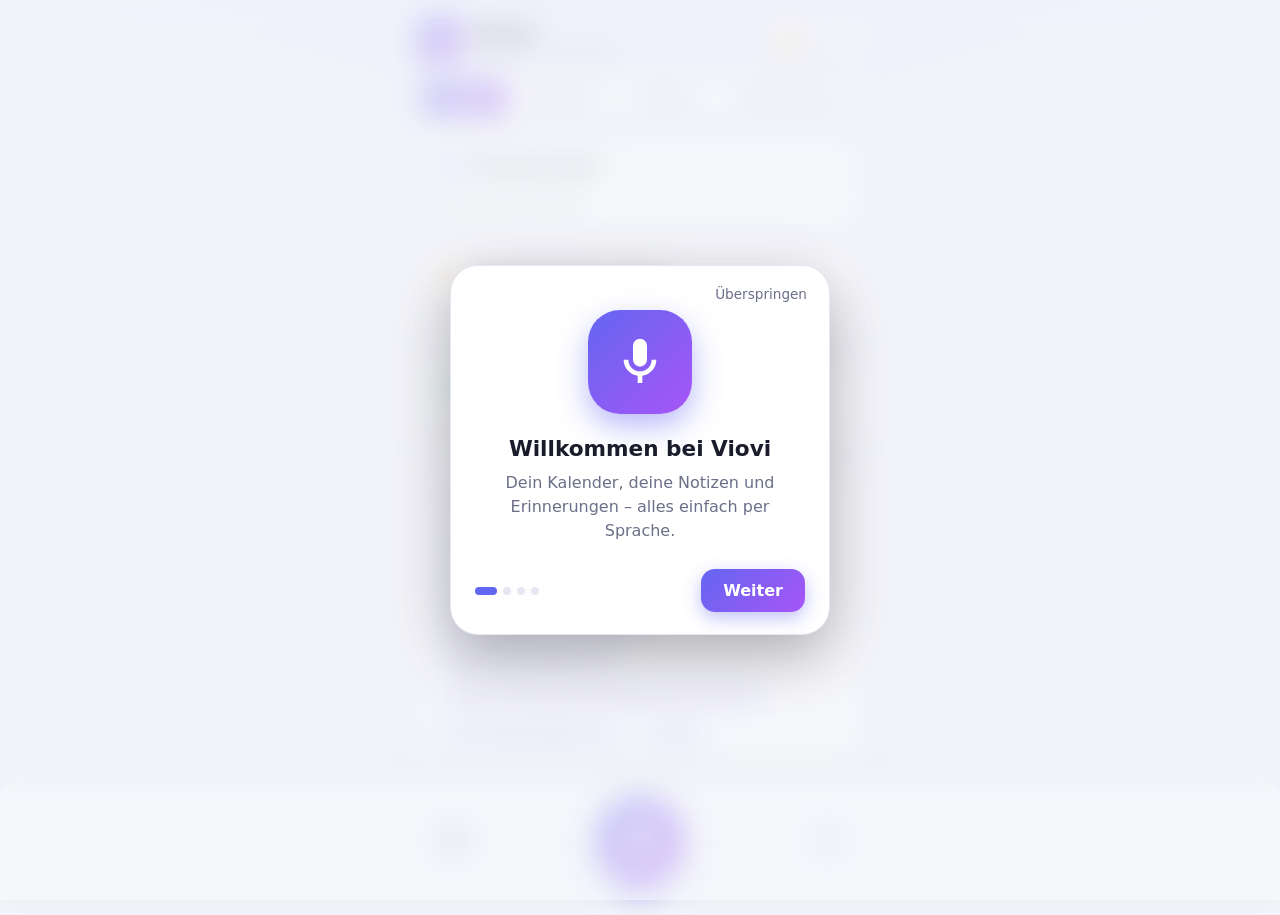
<file: index.html>
<!doctype html>
<html lang="de">
<head>
  <meta charset="utf-8">
  <meta name="viewport" content="width=device-width, initial-scale=1, viewport-fit=cover">
  <title>Viovi – Sprachassistent</title>
  <meta name="theme-color" content="#f3f4fa" media="(prefers-color-scheme: light)">
  <meta name="theme-color" content="#0e0f16" media="(prefers-color-scheme: dark)">
  <link rel="manifest" href="manifest.webmanifest">
  <link rel="icon" href="icon-192.png">
  <link rel="apple-touch-icon" href="apple-touch-icon.png">
  <meta name="apple-mobile-web-app-capable" content="yes">
  <meta name="mobile-web-app-capable" content="yes">
  <meta name="apple-mobile-web-app-title" content="Viovi">
  <meta name="apple-mobile-web-app-status-bar-style" content="black-translucent">
  <link rel="stylesheet" href="style.css?v=5">
</head>
<body>
  <header class="top">
    <div class="brand">
      <span class="logo"><svg width="24" height="24" viewBox="0 0 24 24" fill="currentColor"><path d="M12 14a3 3 0 0 0 3-3V5a3 3 0 1 0-6 0v6a3 3 0 0 0 3 3zm5-3a5 5 0 0 1-10 0H5a7 7 0 0 0 6 6.92V21h2v-3.08A7 7 0 0 0 19 11h-2z"/></svg></span>
      <div>
        <h1>Viovi</h1>
        <p id="today-label" class="muted"></p>
      </div>
    </div>
    <div class="top-actions">
      <button id="notify-btn" class="ghost icon-btn" title="Benachrichtigungen erlauben">🔔</button>
      <button id="menu-btn" class="ghost icon-btn avatar" aria-label="Konto und Einstellungen" title="Konto und Einstellungen">
        <svg width="20" height="20" viewBox="0 0 24 24" fill="none" stroke="currentColor" stroke-width="2" stroke-linecap="round"><circle cx="12" cy="8" r="4"/><path d="M4 21a8 8 0 0 1 16 0"/></svg>
      </button>
    </div>
  </header>

  <nav class="tabs" role="tablist">
    <button data-view="heute" class="active">Heute</button>
    <button data-view="kalender">Kalender</button>
    <button data-view="notizen">Notizen</button>
    <button data-view="erinnerungen">Erinnerungen</button>
  </nav>

  <main>
    <!-- HEUTE -->
    <section id="view-heute" class="view active">
      <div class="card">
        <h2><span class="ic cal"><svg width="17" height="17" viewBox="0 0 24 24" fill="none" stroke="currentColor" stroke-width="2" stroke-linecap="round"><rect x="3" y="5" width="18" height="16" rx="3"/><path d="M3 10h18M8 3v4M16 3v4"/></svg></span>Termine heute</h2>
        <ul id="today-events" class="list"></ul>
      </div>
      <div class="card">
        <h2><span class="ic rem"><svg width="17" height="17" viewBox="0 0 24 24" fill="none" stroke="currentColor" stroke-width="2" stroke-linecap="round"><path d="M6 16V11a6 6 0 0 1 12 0v5l2 2H4z"/><path d="M10 21h4"/></svg></span>Nächste Erinnerungen</h2>
        <ul id="today-reminders" class="list"></ul>
      </div>
      <div class="card">
        <h2><span class="ic note"><svg width="17" height="17" viewBox="0 0 24 24" fill="none" stroke="currentColor" stroke-width="2" stroke-linecap="round"><path d="M6 3h9l4 4v14H6z"/><path d="M9 12h6M9 16h6"/></svg></span>Neueste Notizen</h2>
        <ul id="today-notes" class="list"></ul>
      </div>
      <div class="card">
        <h2><span class="ic tip"><svg width="17" height="17" viewBox="0 0 24 24" fill="none" stroke="currentColor" stroke-width="2" stroke-linecap="round" stroke-linejoin="round"><path d="M12 3l2.2 5.5L20 9l-4.5 3.8L17 19l-5-3-5 3 1.5-6.2L4 9l5.8-.5z"/></svg></span>Probier es aus – sag zum Beispiel:</h2>
        <div id="examples" class="chips"></div>
      </div>
    </section>

    <!-- KALENDER -->
    <section id="view-kalender" class="view">
      <div class="card">
        <div class="cal-head">
          <button id="cal-prev" class="ghost">‹</button>
          <h2 id="cal-title"></h2>
          <button id="cal-next" class="ghost">›</button>
        </div>
        <div class="cal-grid cal-weekdays">
          <span>Mo</span><span>Di</span><span>Mi</span><span>Do</span><span>Fr</span><span>Sa</span><span>So</span>
        </div>
        <div id="cal-grid" class="cal-grid"></div>
      </div>
      <div class="card">
        <h2 id="day-title"></h2>
        <ul id="day-list" class="list"></ul>
      </div>
    </section>

    <!-- NOTIZEN -->
    <section id="view-notizen" class="view">
      <div class="card">
        <h2><span class="ic note"><svg width="17" height="17" viewBox="0 0 24 24" fill="none" stroke="currentColor" stroke-width="2" stroke-linecap="round"><path d="M6 3h9l4 4v14H6z"/><path d="M9 12h6M9 16h6"/></svg></span>Alle Notizen</h2>
        <ul id="notes-list" class="list"></ul>
      </div>
    </section>

    <!-- ERINNERUNGEN -->
    <section id="view-erinnerungen" class="view">
      <div class="card">
        <h2><span class="ic rem"><svg width="17" height="17" viewBox="0 0 24 24" fill="none" stroke="currentColor" stroke-width="2" stroke-linecap="round"><path d="M6 16V11a6 6 0 0 1 12 0v5l2 2H4z"/><path d="M10 21h4"/></svg></span>Offen</h2>
        <ul id="rem-open" class="list"></ul>
      </div>
      <div class="card">
        <h2><span class="ic ok"><svg width="17" height="17" viewBox="0 0 24 24" fill="none" stroke="currentColor" stroke-width="2.4" stroke-linecap="round" stroke-linejoin="round"><path d="M5 12l5 5L19 7"/></svg></span>Erledigt</h2>
        <ul id="rem-done" class="list"></ul>
      </div>
    </section>
  </main>

  <!-- Sprach-Leiste unten -->
  <footer class="dock">
    <!-- Sprechblasen schweben über der Leiste und verschwinden von selbst -->
    <div class="bubbles">
      <div id="bubble-user" class="bubble user hidden"></div>
      <div id="bubble-bot" class="bubble bot hidden"></div>
    </div>
    <form id="text-form" class="text-form hidden">
      <input id="text-input" type="text" placeholder="Befehl eintippen …" autocomplete="off" enterkeyhint="send">
    </form>
    <div class="dock-row">
      <button id="kbd-btn" class="side-btn" aria-label="Tastatur" title="Eintippen statt sprechen">⌨️</button>
      <button id="mic" class="mic" aria-label="Sprechen">
        <svg viewBox="0 0 24 24" width="40" height="40" fill="currentColor"><path d="M12 14a3 3 0 0 0 3-3V5a3 3 0 1 0-6 0v6a3 3 0 0 0 3 3zm5-3a5 5 0 0 1-10 0H5a7 7 0 0 0 6 6.92V21h2v-3.08A7 7 0 0 0 19 11h-2z"/></svg>
      </button>
      <a id="help-btn" class="side-btn" href="hilfe.html" aria-label="Fragen und Antworten" title="Fragen und Antworten">?</a>
    </div>
  </footer>

  <div id="toast" class="toast hidden"></div>

  <!-- Menü: Konto & Einstellungen (schiebt sich von unten herein) -->
  <div id="menu" class="sheet hidden" role="dialog" aria-modal="true" aria-label="Konto und Einstellungen">
    <div class="sheet-panel">
      <div class="sheet-grip"></div>
      <h2 class="sheet-title">Konto &amp; Einstellungen</h2>
      <div id="account-box" class="account-box"></div>
      <div class="menu-list">
        <label class="menu-row switch" for="handsfree">
          <span><b>Freihand</b><small>Viovi hört nach jeder Antwort automatisch weiter zu</small></span>
          <input type="checkbox" id="handsfree">
        </label>
        <a class="menu-row" href="hilfe.html"><span><b>Hilfe</b><small>Fragen &amp; Antworten</small></span><i>›</i></a>
        <a class="menu-row" href="./?intro=1"><span><b>Einführung ansehen</b><small>Die kurze Tour noch einmal</small></span><i>›</i></a>
      </div>
      <button class="btn btn-light sheet-close" data-close>Schließen</button>
    </div>
  </div>

  <!-- Bearbeiten / Rückfragen (Inhalt kommt aus app.js) -->
  <div id="sheet" class="sheet hidden" role="dialog" aria-modal="true">
    <div class="sheet-panel">
      <div class="sheet-grip"></div>
      <div id="sheet-body"></div>
    </div>
  </div>

  <!-- Anmelden (nur sichtbar, wenn die Cloud eingerichtet ist) -->
  <div id="auth" class="auth hidden" role="dialog" aria-modal="true" aria-label="Anmelden">
    <div class="auth-card">
      <span class="logo auth-logo"><svg width="34" height="34" viewBox="0 0 24 24" fill="currentColor"><path d="M12 14a3 3 0 0 0 3-3V5a3 3 0 1 0-6 0v6a3 3 0 0 0 3 3zm5-3a5 5 0 0 1-10 0H5a7 7 0 0 0 6 6.92V21h2v-3.08A7 7 0 0 0 19 11h-2z"/></svg></span>
      <h2>Willkommen bei Viovi</h2>
      <p class="auth-sub">Melde dich an, damit deine Termine und Notizen auf all deinen Geräten gleich sind.</p>

      <div id="auth-start">
        <button id="auth-google" class="btn btn-google">
          <svg width="20" height="20" viewBox="0 0 48 48"><path fill="#FFC107" d="M43.6 20.5H42V20H24v8h11.3C33.7 32.7 29.2 36 24 36c-6.6 0-12-5.4-12-12s5.4-12 12-12c3.1 0 5.8 1.2 7.9 3.1l5.7-5.7C34 6.1 29.3 4 24 4 12.9 4 4 12.9 4 24s8.9 20 20 20 20-8.9 20-20c0-1.3-.1-2.4-.4-3.5z"/><path fill="#FF3D00" d="M6.3 14.7l6.6 4.8C14.7 15.1 19 12 24 12c3.1 0 5.8 1.2 7.9 3.1l5.7-5.7C34 6.1 29.3 4 24 4 16.3 4 9.7 8.3 6.3 14.7z"/><path fill="#4CAF50" d="M24 44c5.2 0 9.9-2 13.4-5.2l-6.2-5.2C29.2 35.1 26.7 36 24 36c-5.2 0-9.6-3.3-11.3-7.9l-6.5 5C9.5 39.6 16.2 44 24 44z"/><path fill="#1976D2" d="M43.6 20.5H42V20H24v8h11.3c-.8 2.2-2.2 4.2-4.1 5.6l6.2 5.2C37 39.2 44 34 44 24c0-1.3-.1-2.4-.4-3.5z"/></svg>
          Mit Google anmelden
        </button>
        <div class="auth-or"><span>oder mit E-Mail</span></div>
        <form id="auth-email-form" class="auth-form">
          <input id="auth-email" type="email" placeholder="deine@email.de" autocomplete="email" required>
          <button class="btn btn-primary" type="submit">Code per E-Mail senden</button>
        </form>
      </div>

      <form id="auth-code-form" class="auth-form hidden">
        <p class="auth-hint">Wir haben dir einen Code an <b id="auth-email-show"></b> geschickt. Gib ihn hier ein:</p>
        <input id="auth-code" type="text" inputmode="numeric" autocomplete="one-time-code" placeholder="123456" maxlength="10" required>
        <button class="btn btn-primary" type="submit">Anmelden</button>
        <button id="auth-back" class="btn-link" type="button">Andere E-Mail benutzen</button>
      </form>

      <p id="auth-msg" class="auth-msg hidden"></p>
      <button id="auth-guest" class="btn-link">Ohne Konto weiter</button>
    </div>
  </div>

  <!-- Einführung beim ersten Start -->
  <div id="intro" class="intro hidden" role="dialog" aria-modal="true" aria-label="Einführung">
    <div class="intro-card">
      <button id="intro-skip" class="intro-skip">Überspringen</button>
      <div class="intro-slides">
        <section class="intro-slide active">
          <div class="intro-art grad"><svg width="56" height="56" viewBox="0 0 24 24" fill="currentColor"><path d="M12 14a3 3 0 0 0 3-3V5a3 3 0 1 0-6 0v6a3 3 0 0 0 3 3zm5-3a5 5 0 0 1-10 0H5a7 7 0 0 0 6 6.92V21h2v-3.08A7 7 0 0 0 19 11h-2z"/></svg></div>
          <h2>Willkommen bei Viovi</h2>
          <p>Dein Kalender, deine Notizen und Erinnerungen – alles einfach per Sprache.</p>
        </section>
        <section class="intro-slide">
          <div class="intro-art grad"><svg width="56" height="56" viewBox="0 0 24 24" fill="none" stroke="currentColor" stroke-width="2" stroke-linecap="round" stroke-linejoin="round"><path d="M21 12a8 8 0 0 1-11.6 7.1L4 20l1-4.6A8 8 0 1 1 21 12z"/></svg></div>
          <h2>Tippen und sprechen</h2>
          <p>Tippe unten auf das große Mikrofon und sag zum Beispiel:</p>
          <div class="intro-quotes"><span>„Termin morgen um 15 Uhr Zahnarzt“</span><span>„Notiz: Milch und Brot kaufen“</span></div>
        </section>
        <section class="intro-slide">
          <div class="intro-art warn"><svg width="56" height="56" viewBox="0 0 24 24" fill="none" stroke="currentColor" stroke-width="2" stroke-linecap="round"><path d="M6 16V11a6 6 0 0 1 12 0v5l2 2H4z"/><path d="M10 21h4"/></svg></div>
          <h2>Nichts mehr vergessen</h2>
          <p>„Erinnere mich in 20 Minuten an die Wäsche“ – Viovi meldet sich pünktlich. Erlaube dafür die Benachrichtigungen.</p>
        </section>
        <section class="intro-slide">
          <div class="intro-art ok"><svg width="56" height="56" viewBox="0 0 24 24" fill="none" stroke="currentColor" stroke-width="2" stroke-linecap="round" stroke-linejoin="round"><path d="M12 3l8 3v6c0 5-3.5 8-8 9-4.5-1-8-4-8-9V6z"/><path d="M9 12l2 2 4-4"/></svg></div>
          <h2>Los geht's!</h2>
          <p>Deine Daten bleiben auf deinem Handy. Fragen? Tippe jederzeit unten rechts auf <b>?</b></p>
        </section>
      </div>
      <div class="intro-foot">
        <div class="intro-dots"><span class="active"></span><span></span><span></span><span></span></div>
        <button id="intro-next" class="intro-next">Weiter</button>
      </div>
    </div>
  </div>

  <script src="config.js?v=5"></script>
  <script src="parser.js?v=5"></script>
  <script src="app.js?v=5"></script>
  <script src="cloud.js?v=5"></script>
</body>
</html>
</file>
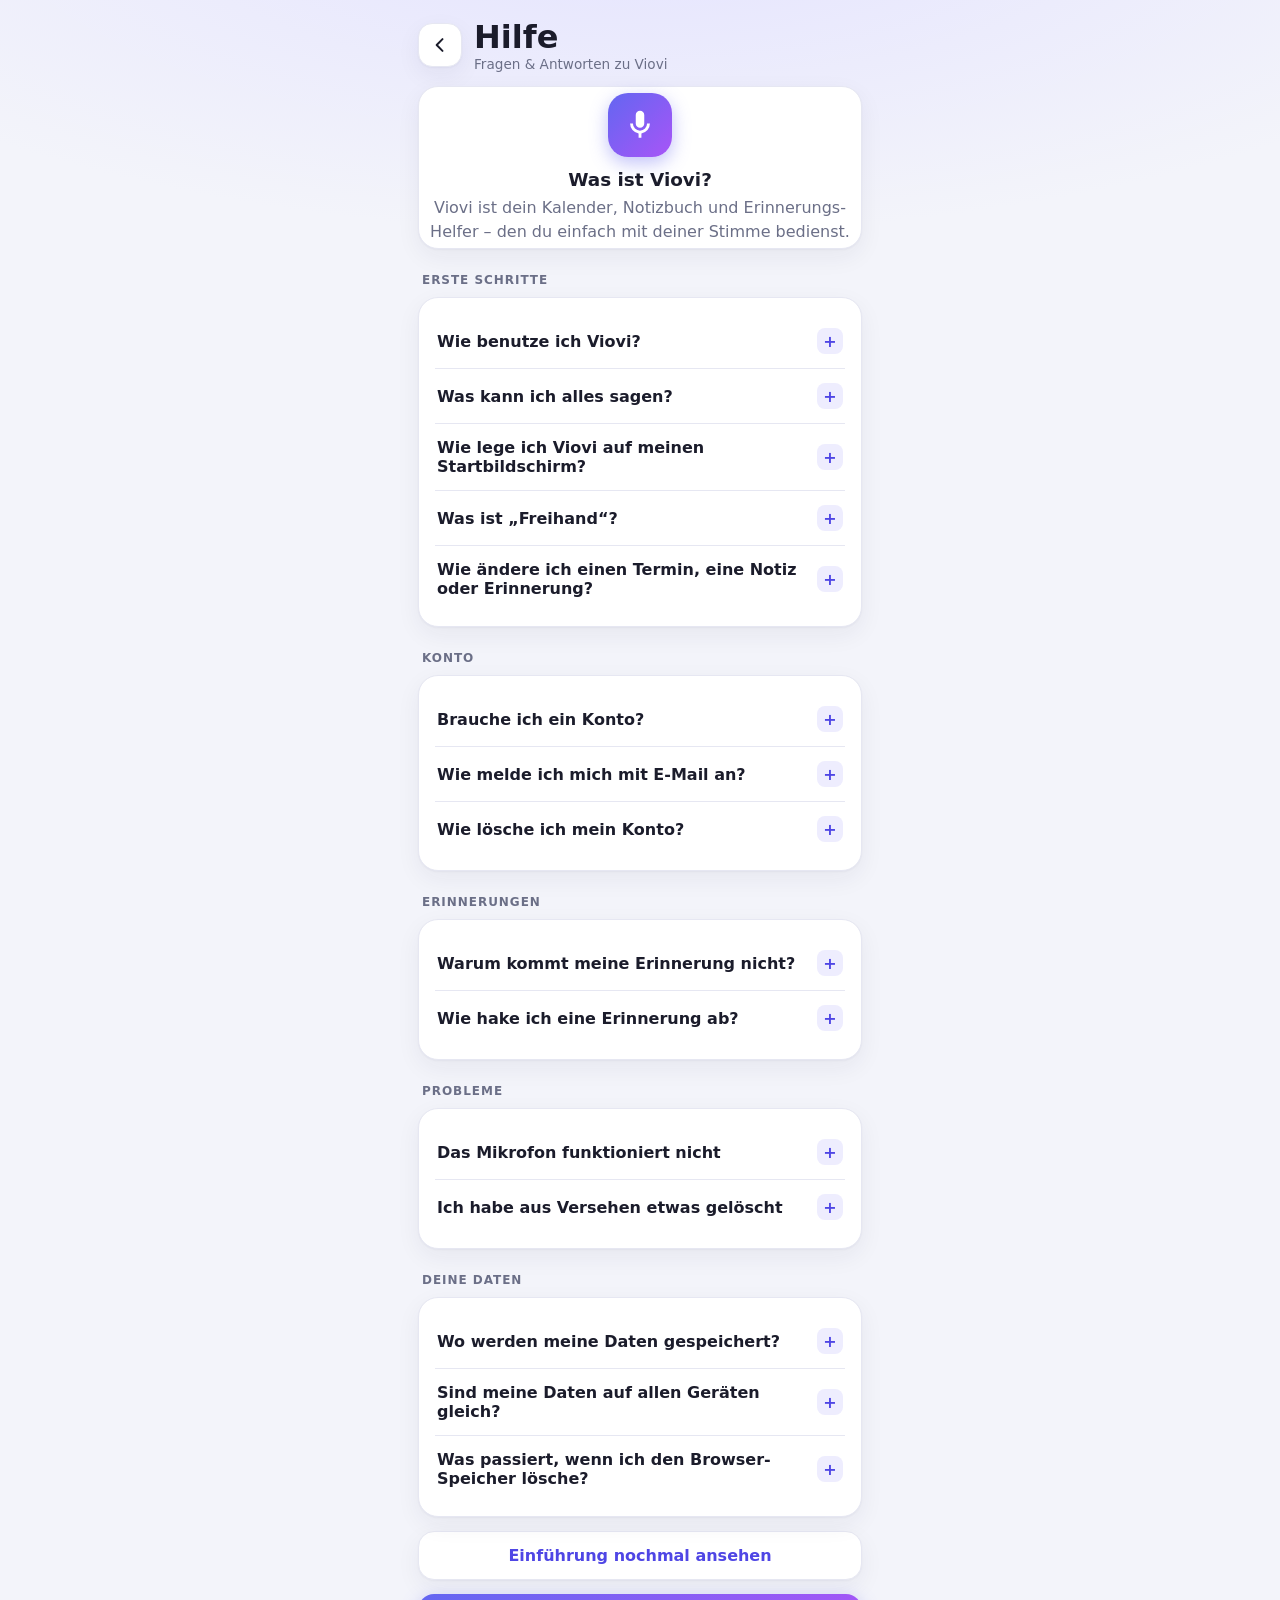
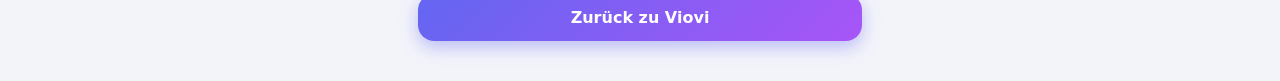
<file: hilfe.html>
<!doctype html>
<html lang="de">
<head>
  <meta charset="utf-8">
  <meta name="viewport" content="width=device-width, initial-scale=1, viewport-fit=cover">
  <title>Viovi – Fragen & Antworten</title>
  <meta name="theme-color" content="#f3f4fa" media="(prefers-color-scheme: light)">
  <meta name="theme-color" content="#0e0f16" media="(prefers-color-scheme: dark)">
  <link rel="manifest" href="manifest.webmanifest">
  <link rel="icon" href="icon-192.png">
  <link rel="apple-touch-icon" href="apple-touch-icon.png">
  <link rel="stylesheet" href="style.css?v=5">
  <style>
    body { padding-bottom: 40px; }
    .page-head { display: flex; align-items: center; gap: 12px; }
    .back {
      width: 44px; height: 44px; border-radius: 14px; flex: none;
      display: grid; place-items: center; text-decoration: none; color: var(--text);
      background: var(--card); border: 1px solid var(--line); box-shadow: var(--shadow);
    }
    .hero { text-align: center; padding: 6px 4px 4px; }
    .hero .logo { width: 64px; height: 64px; border-radius: 20px; margin: 0 auto 12px; }
    .hero .logo svg { width: 34px; height: 34px; }
    .hero h2 { justify-content: center; font-size: 1.15rem; margin-bottom: 6px; }
    .hero p { color: var(--muted); margin: 0; line-height: 1.5; }
    .section-title { font-size: .75rem; font-weight: 700; text-transform: uppercase; letter-spacing: .08em; color: var(--muted); margin: 10px 4px -4px; }
    details { border-top: 1px solid var(--line); }
    details:first-of-type { border-top: none; }
    summary {
      list-style: none; cursor: pointer; padding: 14px 2px;
      display: flex; justify-content: space-between; align-items: center; gap: 12px;
      font-weight: 600; -webkit-tap-highlight-color: transparent;
    }
    summary::-webkit-details-marker { display: none; }
    summary::after {
      content: "+"; flex: none; width: 26px; height: 26px; border-radius: 8px;
      display: grid; place-items: center; font-weight: 700;
      background: var(--accent-soft); color: var(--accent-text); transition: transform .2s;
    }
    details[open] summary::after { transform: rotate(45deg); }
    details .answer { color: var(--muted); line-height: 1.55; padding: 0 2px 14px; animation: rise .25s ease both; }
    details .answer p { margin: 0 0 8px; }
    details .answer ol, details .answer ul { margin: 0 0 8px; padding-left: 20px; }
    details .answer b { color: var(--text); }
    .say { display: grid; gap: 6px; margin-top: 4px; }
    .say span { background: var(--accent-soft); color: var(--accent-text); border-radius: 12px; padding: 7px 12px; font-size: .88rem; }
    .cta {
      display: block; text-align: center; text-decoration: none; color: #fff; font-weight: 700;
      background: var(--grad); border-radius: 16px; padding: 14px;
      box-shadow: 0 6px 18px color-mix(in srgb, var(--accent) 40%, transparent);
    }
    .cta.light { background: var(--card); color: var(--accent-text); border: 1px solid var(--line); box-shadow: var(--shadow); }
  </style>
</head>
<body>
  <header class="top">
    <div class="page-head">
      <a class="back" href="./" aria-label="Zurück zur App">
        <svg width="20" height="20" viewBox="0 0 24 24" fill="none" stroke="currentColor" stroke-width="2.4" stroke-linecap="round" stroke-linejoin="round"><path d="M15 5l-7 7 7 7"/></svg>
      </a>
      <div>
        <h1>Hilfe</h1>
        <p class="muted">Fragen &amp; Antworten zu Viovi</p>
      </div>
    </div>
  </header>

  <main>
    <div class="view active">
      <div class="card hero">
        <span class="logo"><svg width="34" height="34" viewBox="0 0 24 24" fill="currentColor"><path d="M12 14a3 3 0 0 0 3-3V5a3 3 0 1 0-6 0v6a3 3 0 0 0 3 3zm5-3a5 5 0 0 1-10 0H5a7 7 0 0 0 6 6.92V21h2v-3.08A7 7 0 0 0 19 11h-2z"/></svg></span>
        <h2>Was ist Viovi?</h2>
        <p>Viovi ist dein Kalender, Notizbuch und Erinnerungs-Helfer – den du einfach mit deiner Stimme bedienst.</p>
      </div>

      <p class="section-title">Erste Schritte</p>
      <div class="card">
        <details>
          <summary>Wie benutze ich Viovi?</summary>
          <div class="answer">
            <p>Tippe unten auf das große <b>Mikrofon</b> und sprich ganz normal. Viovi trägt alles für dich ein und antwortet dir.</p>
            <p>Du willst lieber tippen? Dann tippe links unten auf die <b>Tastatur</b>.</p>
          </div>
        </details>
        <details>
          <summary>Was kann ich alles sagen?</summary>
          <div class="answer">
            <div class="say">
              <span>„Termin morgen um 15 Uhr Zahnarzt“</span>
              <span>„Trage am 3. Dezember um 10 Uhr Meeting mit Anna ein“</span>
              <span>„Erinnere mich in 20 Minuten an die Wäsche“</span>
              <span>„Notiz: Milch und Brot kaufen“</span>
              <span>„Was steht heute an?“</span>
              <span>„Lies meine Notizen vor“</span>
              <span>„Wäsche erledigt“</span>
              <span>„Lösche die letzte Notiz“</span>
              <span>„Rückgängig“</span>
            </div>
          </div>
        </details>
        <details>
          <summary>Wie lege ich Viovi auf meinen Startbildschirm?</summary>
          <div class="answer">
            <p><b>iPhone (Safari):</b></p>
            <ol><li>Tippe unten auf das Teilen-Symbol (Quadrat mit Pfeil).</li><li>Wähle „Zum Home-Bildschirm“.</li><li>Tippe auf „Hinzufügen“.</li></ol>
            <p><b>Android (Chrome):</b></p>
            <ol><li>Tippe oben rechts auf die drei Punkte ⋮.</li><li>Wähle „App installieren“ oder „Zum Startbildschirm hinzufügen“.</li></ol>
          </div>
        </details>
        <details>
          <summary>Was ist „Freihand“?</summary>
          <div class="answer">
            <p>Wenn Freihand eingeschaltet ist, hört Viovi nach jeder Antwort automatisch weiter zu. So musst du nicht jedes Mal aufs Mikrofon tippen – praktisch beim Kochen oder Autofahren.</p>
            <p>Du findest den Schalter oben rechts im <b>Menü</b> (Personen-Symbol).</p>
          </div>
        </details>
        <details>
          <summary>Wie ändere ich einen Termin, eine Notiz oder Erinnerung?</summary>
          <div class="answer">
            <p>Tippe auf den Eintrag oder auf den <b>Stift ✏️</b> daneben. Dann kannst du Text, Datum und Uhrzeit ändern und auf „<b>Speichern</b>“ tippen.</p>
          </div>
        </details>
      </div>

      <p class="section-title">Konto</p>
      <div class="card">
        <details>
          <summary>Brauche ich ein Konto?</summary>
          <div class="answer">
            <p>Nein. Mit „<b>Ohne Konto weiter</b>“ bleiben deine Daten nur auf diesem Gerät. Mit Konto (Google oder E-Mail) sind sie auf allen deinen Geräten gleich und gehen beim Handywechsel nicht verloren.</p>
          </div>
        </details>
        <details>
          <summary>Wie melde ich mich mit E-Mail an?</summary>
          <div class="answer">
            <p>Gib deine E-Mail-Adresse ein. Du bekommst einen <b>Code</b> per E-Mail – tippe ihn in Viovi ein. Ein Passwort brauchst du nicht.</p>
          </div>
        </details>
        <details>
          <summary>Wie lösche ich mein Konto?</summary>
          <div class="answer">
            <p>Tippe oben rechts auf das <b>Personen-Symbol</b> → „<b>Konto löschen</b>“ und bestätige. Dein Konto und alle Daten in der Cloud werden dann endgültig gelöscht.</p>
          </div>
        </details>
      </div>

      <p class="section-title">Erinnerungen</p>
      <div class="card">
        <details>
          <summary>Warum kommt meine Erinnerung nicht?</summary>
          <div class="answer">
            <p>Viovi kann dich im Moment nur erinnern, <b>solange die App geöffnet ist</b> (auch im Hintergrund). Wenn du sie ganz schließt, kommt keine Meldung.</p>
            <p>Erlaube außerdem die <b>Benachrichtigungen</b>: Tippe dazu oben rechts auf die Glocke 🔔.</p>
          </div>
        </details>
        <details>
          <summary>Wie hake ich eine Erinnerung ab?</summary>
          <div class="answer">
            <p>Tippe auf das Kästchen daneben – oder sag einfach „<b>Wäsche erledigt</b>“.</p>
          </div>
        </details>
      </div>

      <p class="section-title">Probleme</p>
      <div class="card">
        <details>
          <summary>Das Mikrofon funktioniert nicht</summary>
          <div class="answer">
            <ul>
              <li>Erlaube Viovi den Zugriff aufs Mikrofon, wenn das Handy fragt.</li>
              <li>Prüfe, ob du <b>Internet</b> hast – die Spracherkennung braucht es.</li>
              <li>Benutze <b>Safari</b> (iPhone) oder <b>Chrome</b> (Android).</li>
            </ul>
          </div>
        </details>
        <details>
          <summary>Ich habe aus Versehen etwas gelöscht</summary>
          <div class="answer">
            <p>Sag sofort „<b>Rückgängig</b>“ – dann ist es wieder da.</p>
          </div>
        </details>
      </div>

      <p class="section-title">Deine Daten</p>
      <div class="card">
        <details>
          <summary>Wo werden meine Daten gespeichert?</summary>
          <div class="answer">
            <p>Nur <b>auf deinem Handy</b>. Viovi lädt deine Termine und Notizen nirgendwo hoch.</p>
          </div>
        </details>
        <details>
          <summary>Sind meine Daten auf allen Geräten gleich?</summary>
          <div class="answer">
            <p>Noch nicht. Da alles nur auf dem jeweiligen Gerät liegt, siehst du auf dem PC andere Einträge als auf dem Handy.</p>
          </div>
        </details>
        <details>
          <summary>Was passiert, wenn ich den Browser-Speicher lösche?</summary>
          <div class="answer">
            <p>Dann sind deine Einträge weg, weil sie nur im Browser gespeichert sind. Lösche die Website-Daten von Viovi also besser nicht.</p>
          </div>
        </details>
      </div>

      <a class="cta light" href="./?intro=1">Einführung nochmal ansehen</a>
      <a class="cta" href="./">Zurück zu Viovi</a>
    </div>
  </main>
</body>
</html>
</file>
<file: style.css>
﻿/* ===== Farben ===== */
:root {
  --bg: #f3f4fa;
  --bg-glow: #e4e3ff;
  --card: #ffffff;
  --card-2: #f6f7fc;
  --text: #1b1c2b;
  --muted: #6b6f87;
  --line: #e6e7f2;
  --accent: #6366f1;
  --accent-2: #a855f7;
  --accent-soft: #eeedfe;
  --accent-text: #4f46e5;
  --danger: #ef4444;
  --ok: #16a34a;
  --warn: #f59e0b;
  --grad: linear-gradient(135deg, var(--accent), var(--accent-2));
  --shadow: 0 1px 2px rgba(30, 30, 70, .04), 0 8px 24px rgba(30, 30, 70, .06);
}
@media (prefers-color-scheme: dark) {
  :root {
    --bg: #0e0f16;
    --bg-glow: #1d1b3d;
    --card: #171823;
    --card-2: #1f2030;
    --text: #eef0fa;
    --muted: #9599b3;
    --line: #262838;
    --accent: #7c7ff7;
    --accent-2: #b67cf8;
    --accent-soft: #24244a;
    --accent-text: #a5a8ff;
    --shadow: 0 1px 0 rgba(255, 255, 255, .03) inset, 0 8px 24px rgba(0, 0, 0, .25);
  }
}

/* ===== Grundlagen ===== */
* { box-sizing: border-box; }
html, body { margin: 0; }
body {
  font-family: system-ui, -apple-system, "Segoe UI", Roboto, sans-serif;
  background:
    radial-gradient(120% 60% at 50% -10%, var(--bg-glow), transparent 60%),
    var(--bg);
  background-attachment: fixed;
  color: var(--text);
  min-height: 100vh;
  padding-bottom: 150px;
  -webkit-font-smoothing: antialiased;
}
h1, h2 { margin: 0; }
.muted { color: var(--muted); margin: 0; font-size: .85rem; }
.hidden { display: none !important; }
button { font: inherit; cursor: pointer; color: inherit; -webkit-tap-highlight-color: transparent; }

/* ===== Kopfzeile ===== */
.top {
  display: flex; justify-content: space-between; align-items: center;
  padding: calc(18px + env(safe-area-inset-top)) 18px 14px;
  max-width: 480px; margin: 0 auto;
}
.brand { display: flex; gap: 12px; align-items: center; }
.logo {
  width: 44px; height: 44px; border-radius: 14px;
  display: grid; place-items: center;
  background: var(--grad); color: #fff;
  box-shadow: 0 6px 18px color-mix(in srgb, var(--accent) 40%, transparent);
}
.logo svg { width: 24px; height: 24px; }
.brand h1 { font-size: 1.45rem; font-weight: 800; letter-spacing: -.02em; }
.brand .muted { white-space: nowrap; font-size: .8rem; }
.top-actions { display: flex; gap: 10px; align-items: center; }

/* Freihand als Schalter */
.switch { display: flex; gap: 8px; align-items: center; font-size: .8rem; color: var(--muted); cursor: pointer; }
.switch input {
  appearance: none; -webkit-appearance: none; margin: 0;
  width: 38px; height: 22px; border-radius: 999px;
  background: color-mix(in srgb, var(--muted) 40%, transparent); position: relative; cursor: pointer;
  transition: background .2s;
}
.switch input::after {
  content: ""; position: absolute; top: 3px; left: 3px;
  width: 16px; height: 16px; border-radius: 50%; background: #fff;
  box-shadow: 0 1px 3px rgba(0, 0, 0, .3);
  transition: transform .2s;
}
.switch input:checked { background: var(--grad); }
.switch input:checked::after { transform: translateX(16px); }

.ghost {
  background: var(--card); border: 1px solid var(--line); border-radius: 12px;
  padding: 7px 11px; box-shadow: var(--shadow);
}

/* ===== Reiter (Segment-Leiste) ===== */
.tabs {
  display: flex; gap: 2px;
  max-width: 444px; margin: 0 auto 16px; padding: 4px;
  background: var(--card); border: 1px solid var(--line); border-radius: 16px;
  box-shadow: var(--shadow);
  width: calc(100% - 36px);
}
.tabs button {
  background: transparent; border: none; border-radius: 12px;
  flex: 1 1 auto; padding: 9px 8px; font-size: .8rem; font-weight: 600; color: var(--muted);
  white-space: nowrap; transition: background .2s, color .2s;
}
.tabs button.active {
  background: var(--grad); color: #fff;
  box-shadow: 0 4px 12px color-mix(in srgb, var(--accent) 35%, transparent);
}

/* ===== Inhalt ===== */
main { max-width: 480px; margin: 0 auto; padding: 0 18px; }
.view { display: none; }
.view.active { display: grid; gap: 14px; }
.view.active > .card { animation: rise .35s ease both; }
.view.active > .card:nth-child(2) { animation-delay: .05s; }
.view.active > .card:nth-child(3) { animation-delay: .1s; }
.view.active > .card:nth-child(4) { animation-delay: .15s; }
@keyframes rise {
  from { opacity: 0; transform: translateY(10px); }
  to { opacity: 1; transform: none; }
}

.card {
  background: var(--card); border: 1px solid var(--line); border-radius: 20px;
  padding: 16px 16px 14px; box-shadow: var(--shadow);
}
.card h2 {
  display: flex; align-items: center; gap: 10px;
  font-size: .95rem; font-weight: 700; margin-bottom: 12px;
}
.ic {
  width: 30px; height: 30px; border-radius: 10px; flex: none;
  display: grid; place-items: center;
}
.ic svg { width: 17px; height: 17px; }
.ic.cal { background: color-mix(in srgb, var(--accent) 16%, transparent); color: var(--accent-text); }
.ic.rem { background: color-mix(in srgb, var(--warn) 18%, transparent); color: var(--warn); }
.ic.note { background: color-mix(in srgb, #10b981 18%, transparent); color: #10b981; }
.ic.tip { background: color-mix(in srgb, var(--accent-2) 18%, transparent); color: var(--accent-2); }
.ic.ok { background: color-mix(in srgb, var(--ok) 18%, transparent); color: var(--ok); }

/* ===== Listen ===== */
.list { list-style: none; margin: 0; padding: 0; display: grid; gap: 8px; }
.list li {
  display: flex; align-items: center; gap: 10px;
  padding: 11px 12px; border-radius: 14px; background: var(--card-2);
  border: 1px solid transparent;
}
.list li .main { flex: 1; min-width: 0; }
.list li .title { overflow-wrap: anywhere; font-weight: 500; }
.list li .sub { color: var(--muted); font-size: .8rem; margin-top: 2px; }
.list li.empty {
  color: var(--muted); background: transparent; padding: 2px 0; font-size: .9rem;
}
.list li.overdue { border-color: color-mix(in srgb, var(--danger) 35%, transparent); }
.list li.overdue .sub { color: var(--danger); }
.list li.done .title { text-decoration: line-through; color: var(--muted); }
.badge {
  font-variant-numeric: tabular-nums; font-weight: 700; color: var(--accent-text);
  background: var(--accent-soft); border-radius: 9px; padding: 3px 9px; font-size: .82rem;
}
.del {
  background: transparent; border: none; color: var(--muted); font-size: 1.1rem;
  width: 32px; height: 32px; border-radius: 10px; padding: 0;
}
.del:hover, .del:active { color: var(--danger); background: color-mix(in srgb, var(--danger) 12%, transparent); }
input[type=checkbox]:not(#handsfree) { width: 20px; height: 20px; accent-color: var(--accent); }

/* ===== Beispiele ===== */
.chips { display: flex; flex-wrap: wrap; gap: 8px; }
.chips button {
  background: var(--accent-soft); color: var(--accent-text);
  border: 1px solid color-mix(in srgb, var(--accent) 20%, transparent);
  border-radius: 999px; padding: 7px 13px; font-size: .84rem; text-align: left;
  transition: transform .12s;
}
.chips button:active { transform: scale(.96); }

/* ===== Kalender ===== */
.cal-head { display: flex; justify-content: space-between; align-items: center; margin-bottom: 12px; }
.cal-head h2 { margin: 0; font-size: 1.05rem; }
.cal-head .ghost { width: 36px; height: 36px; padding: 0; font-size: 1.2rem; }
.cal-grid { display: grid; grid-template-columns: repeat(7, 1fr); gap: 4px; }
.cal-weekdays span { text-align: center; color: var(--muted); font-size: .72rem; font-weight: 600; padding-bottom: 6px; }
.cal-day {
  height: clamp(40px, 11vw, 54px); border: 1px solid transparent; border-radius: 12px; background: var(--card-2);
  display: flex; flex-direction: column; align-items: center; justify-content: center; gap: 3px;
  font-size: .9rem; padding: 0; transition: background .15s;
}
.cal-day.other { opacity: .3; }
.cal-day.today { border-color: var(--accent); color: var(--accent-text); font-weight: 800; }
.cal-day.selected { background: var(--grad); color: #fff; border-color: transparent; }
.dots { display: flex; gap: 2px; height: 5px; }
.dot { width: 5px; height: 5px; border-radius: 50%; background: var(--accent); }
.dot.rem { background: var(--warn); }
.cal-day.selected .dot { background: #fff; }

/* ===== Sprach-Leiste unten ===== */
.dock {
  position: fixed; left: 0; right: 0; bottom: 0;
  background: color-mix(in srgb, var(--card) 85%, transparent);
  backdrop-filter: blur(16px); -webkit-backdrop-filter: blur(16px);
  border-top: 1px solid var(--line);
  border-radius: 24px 24px 0 0;
  padding: 14px 18px calc(16px + env(safe-area-inset-bottom));
  box-shadow: 0 -10px 30px rgba(0, 0, 0, .08);
}
.dock > * { max-width: 444px; margin-left: auto; margin-right: auto; }
/* Sprechblasen schweben über der Leiste, ohne Platz wegzunehmen */
.bubbles {
  position: absolute; left: 18px; right: 18px; bottom: calc(100% + 10px);
  display: flex; flex-direction: column; gap: 8px;
  pointer-events: none;
}
.bubble {
  pointer-events: auto; cursor: pointer;
  padding: 10px 14px; border-radius: 16px; font-size: .9rem; line-height: 1.4;
  max-height: 45vh; overflow-y: auto; white-space: pre-line;
  backdrop-filter: blur(16px); -webkit-backdrop-filter: blur(16px);
  box-shadow: 0 8px 24px rgba(0, 0, 0, .18);
  animation: rise .25s ease both;
}
.bubble.user {
  background: var(--card-2); color: var(--muted); font-style: italic;
  border: 1px solid var(--line);
  margin-left: 40px; border-bottom-right-radius: 6px;
}
.bubble.bot {
  background: var(--accent-soft);
  border: 1px solid color-mix(in srgb, var(--accent) 25%, transparent);
  margin-right: 20px; border-bottom-left-radius: 6px;
}

/* Tastatur | Mikrofon | Hilfe */
.dock-row {
  display: grid; grid-template-columns: 1fr auto 1fr; align-items: center;
  padding-top: 4px;
}
.side-btn {
  width: 50px; height: 50px; border-radius: 16px; border: 1px solid var(--line);
  background: var(--card-2); color: var(--muted); font-size: 1.15rem; font-weight: 700;
  transition: transform .12s;
  display: grid; place-items: center; text-decoration: none; padding: 0;
  -webkit-tap-highlight-color: transparent;
}
.side-btn:active { transform: scale(.93); }
#kbd-btn { justify-self: start; margin-left: 10px; }
#help-btn { justify-self: end; margin-right: 10px; }
#kbd-btn.active { background: var(--accent-soft); border-color: var(--accent); color: var(--accent-text); }
.text-form { margin-bottom: 10px; }
.text-form input {
  width: 100%; padding: 13px 15px; border-radius: 14px; border: 1px solid var(--line);
  background: var(--card-2); color: var(--text); font: inherit; font-size: 16px; /* 16px: iPhone zoomt sonst rein */
  outline: none;
}
.text-form input:focus { border-color: var(--accent); box-shadow: 0 0 0 3px var(--accent-soft); }

.mic {
  position: relative;
  width: 88px; height: 88px; border-radius: 50%; border: none;
  background: var(--grad); color: #fff;
  box-shadow: 0 10px 30px color-mix(in srgb, var(--accent) 50%, transparent);
  transition: transform .15s;
  animation: breathe 3s ease-in-out infinite;
}
.mic svg { position: relative; z-index: 1; }
.mic::before {
  content: ""; position: absolute; inset: -7px; border-radius: 50%;
  border: 2px solid color-mix(in srgb, var(--accent) 35%, transparent);
}
.mic:active { transform: scale(.94); }
@keyframes breathe {
  0%, 100% { box-shadow: 0 10px 30px color-mix(in srgb, var(--accent) 45%, transparent); }
  50% { box-shadow: 0 10px 40px color-mix(in srgb, var(--accent-2) 65%, transparent); }
}
.mic.listening {
  background: linear-gradient(135deg, #f43f5e, #ef4444);
  animation: none;
}
.mic.listening::before, .mic.listening::after {
  content: ""; position: absolute; inset: 0; border-radius: 50%;
  border: 2px solid rgba(239, 68, 68, .6);
  animation: ripple 1.6s ease-out infinite;
}
.mic.listening::after { animation-delay: .8s; }
@keyframes ripple {
  from { transform: scale(1); opacity: 1; }
  to { transform: scale(1.7); opacity: 0; }
}

/* ===== Hinweis oben ===== */
.toast {
  position: fixed; top: calc(14px + env(safe-area-inset-top)); left: 50%; transform: translateX(-50%);
  background: linear-gradient(135deg, #fbbf24, #f59e0b); color: #1c1d29;
  padding: 13px 18px; border-radius: 16px;
  font-weight: 600; box-shadow: 0 10px 30px rgba(0, 0, 0, .25); z-index: 10; max-width: 90vw;
  animation: drop .3s ease both;
}
@keyframes drop {
  from { opacity: 0; transform: translate(-50%, -12px); }
  to { opacity: 1; transform: translate(-50%, 0); }
}

/* ===== Einführung beim ersten Start ===== */
.intro {
  position: fixed; inset: 0; z-index: 20;
  display: grid; place-items: center; padding: 18px;
  background: color-mix(in srgb, var(--bg) 70%, transparent);
  backdrop-filter: blur(14px); -webkit-backdrop-filter: blur(14px);
  animation: fade .25s ease both;
}
@keyframes fade { from { opacity: 0; } to { opacity: 1; } }
.intro-card {
  position: relative; width: 100%; max-width: 380px;
  background: var(--card); border: 1px solid var(--line); border-radius: 28px;
  padding: 44px 24px 22px; box-shadow: 0 20px 60px rgba(0, 0, 0, .3);
  text-align: center;
}
.intro-skip {
  position: absolute; top: 14px; right: 14px;
  background: transparent; border: none; color: var(--muted); font-size: .85rem; padding: 6px 8px;
}
.intro-slide { display: none; }
.intro-slide.active { display: block; animation: rise .3s ease both; }
.intro-art {
  width: 104px; height: 104px; border-radius: 32px; margin: 0 auto 22px;
  display: grid; place-items: center; color: #fff;
}
.intro-art.grad { background: var(--grad); box-shadow: 0 12px 30px color-mix(in srgb, var(--accent) 45%, transparent); }
.intro-art.warn { background: linear-gradient(135deg, #fbbf24, #f59e0b); box-shadow: 0 12px 30px rgba(245, 158, 11, .35); }
.intro-art.ok { background: linear-gradient(135deg, #34d399, #10b981); box-shadow: 0 12px 30px rgba(16, 185, 129, .35); }
.intro-slide h2 { font-size: 1.35rem; font-weight: 800; margin-bottom: 10px; }
.intro-slide p { color: var(--muted); line-height: 1.5; margin: 0 0 6px; }
.intro-slide p b { color: var(--text); }
.intro-quotes { display: grid; gap: 8px; margin-top: 14px; }
.intro-quotes span {
  background: var(--accent-soft); color: var(--accent-text); border-radius: 999px;
  padding: 8px 14px; font-size: .88rem;
}
.intro-foot { display: flex; justify-content: space-between; align-items: center; margin-top: 26px; }
.intro-dots { display: flex; gap: 6px; }
.intro-dots span { width: 8px; height: 8px; border-radius: 999px; background: var(--line); transition: width .2s, background .2s; }
.intro-dots span.active { width: 22px; background: var(--accent); }
.intro-next {
  background: var(--grad); color: #fff; border: none; border-radius: 14px;
  padding: 12px 22px; font-weight: 700;
  box-shadow: 0 6px 18px color-mix(in srgb, var(--accent) 40%, transparent);
}
.intro-next:active { transform: scale(.96); }

/* ===== Kopfzeile: runde Knöpfe ===== */
.icon-btn { width: 42px; height: 42px; padding: 0; display: grid; place-items: center; border-radius: 14px; }
.avatar { color: var(--accent-text); }

/* ===== Bearbeiten-Stift in Listen ===== */
.edit {
  background: transparent; border: none; color: var(--muted);
  width: 32px; height: 32px; border-radius: 10px; padding: 0; display: grid; place-items: center;
}
.edit:hover, .edit:active { color: var(--accent-text); background: var(--accent-soft); }
.list li .main { cursor: pointer; }

/* ===== Knöpfe ===== */
.btn {
  border: none; border-radius: 14px; padding: 13px 16px; font-weight: 700; font-size: .95rem;
  transition: transform .12s, opacity .2s;
}
.btn:active { transform: scale(.97); }
.btn:disabled { opacity: .6; }
.btn-primary { background: var(--grad); color: #fff; box-shadow: 0 6px 18px color-mix(in srgb, var(--accent) 35%, transparent); }
.btn-light { background: var(--card-2); color: var(--text); border: 1px solid var(--line); }
.btn-danger { background: var(--danger); color: #fff; }
.btn-danger-soft { background: color-mix(in srgb, var(--danger) 12%, transparent); color: var(--danger); }
.btn-link { background: none; border: none; color: var(--muted); font-size: .9rem; padding: 10px; text-decoration: underline; text-underline-offset: 3px; }
.btn-row { display: flex; gap: 8px; margin-top: 16px; }
.btn-row .btn { flex: 1; }

/* ===== Fenster von unten (Menü, Bearbeiten) ===== */
.sheet {
  position: fixed; inset: 0; z-index: 15;
  display: flex; align-items: flex-end; justify-content: center;
  background: rgba(0, 0, 0, .45);
  animation: fade .2s ease both;
}
.sheet-panel {
  width: 100%; max-width: 480px; max-height: 88vh; overflow-y: auto;
  background: var(--card); border-radius: 26px 26px 0 0; border: 1px solid var(--line); border-bottom: none;
  padding: 10px 18px calc(18px + env(safe-area-inset-bottom));
  animation: slideup .28s cubic-bezier(.2, .9, .3, 1) both;
}
.sheet.closing { animation: fadeout .2s ease both; }
.sheet.closing .sheet-panel { animation: slidedown .2s ease both; }
@keyframes slideup { from { transform: translateY(100%); } to { transform: none; } }
@keyframes slidedown { from { transform: none; } to { transform: translateY(100%); } }
@keyframes fadeout { from { opacity: 1; } to { opacity: 0; } }
.sheet-grip { width: 40px; height: 5px; border-radius: 99px; background: var(--line); margin: 0 auto 14px; }
.sheet-title { display: flex; align-items: center; gap: 10px; font-size: 1.15rem; font-weight: 800; margin-bottom: 16px; }
.sheet-title.center { justify-content: center; text-align: center; }
.sheet-close { width: 100%; margin-top: 14px; }

/* Konto-Bereich im Menü */
.account-box { display: grid; gap: 10px; margin-bottom: 14px; }
.account-box .btn-row { margin-top: 0; }
.account-card {
  display: flex; align-items: center; gap: 12px;
  background: var(--card-2); border: 1px solid var(--line); border-radius: 18px; padding: 12px;
}
.account-card b { display: block; overflow-wrap: anywhere; }
.account-card small { display: block; color: var(--muted); font-size: .8rem; margin-top: 2px; }
.account-avatar {
  width: 46px; height: 46px; border-radius: 50%; flex: none; object-fit: cover;
  display: grid; place-items: center; font-weight: 800; font-size: 1.2rem; color: #fff; background: var(--grad);
}
.menu-list { background: var(--card-2); border: 1px solid var(--line); border-radius: 18px; overflow: hidden; }
.menu-row {
  display: flex; justify-content: space-between; align-items: center; gap: 12px;
  padding: 13px 14px; color: var(--text); text-decoration: none; font-size: 1rem;
  border-top: 1px solid var(--line);
}
.menu-row:first-child { border-top: none; }
.menu-row b { display: block; font-weight: 600; }
.menu-row small { display: block; color: var(--muted); font-size: .8rem; margin-top: 2px; }
.menu-row i { font-style: normal; color: var(--muted); font-size: 1.3rem; }

/* Formular zum Bearbeiten */
.field { display: grid; gap: 6px; margin-bottom: 12px; min-width: 0; }
.field span { font-size: .8rem; font-weight: 700; color: var(--muted); }
.field input, .field textarea, .auth-form input {
  width: 100%; padding: 13px 14px; border-radius: 14px; border: 1px solid var(--line);
  background: var(--card-2); color: var(--text); font: inherit; font-size: 16px; outline: none;
  -webkit-appearance: none; appearance: none; min-height: 48px;
}
.field textarea { resize: vertical; line-height: 1.45; }
.field input:focus, .field textarea:focus, .auth-form input:focus { border-color: var(--accent); box-shadow: 0 0 0 3px var(--accent-soft); }
.field input:disabled { opacity: .45; }
.field-row { display: grid; grid-template-columns: 1fr 1fr; gap: 10px; }
.check-row { display: flex; align-items: center; gap: 10px; font-weight: 600; padding: 4px 0; cursor: pointer; }
.btn-row .btn-danger-soft { flex: 0 0 auto; }

/* Bestätigen (z. B. Konto löschen) */
.confirm { text-align: center; }
.confirm-icon { font-size: 2.4rem; margin: 4px 0 6px; }
.confirm p { color: var(--muted); line-height: 1.5; margin: 0 0 12px; }
.confirm p b { color: var(--text); }
.confirm .check-row { justify-content: center; font-weight: 500; }

/* ===== Anmelden ===== */
.auth {
  position: fixed; inset: 0; z-index: 25; overflow-y: auto;
  display: grid; place-items: center; padding: 24px 18px;
  background:
    radial-gradient(120% 60% at 50% -10%, var(--bg-glow), transparent 60%),
    var(--bg);
}
.auth-card { width: 100%; max-width: 380px; text-align: center; animation: rise .35s ease both; }
.auth-logo { width: 76px; height: 76px; border-radius: 24px; margin: 0 auto 18px; }
.auth-card h2 { font-size: 1.6rem; font-weight: 800; letter-spacing: -.02em; margin-bottom: 8px; }
.auth-sub { color: var(--muted); line-height: 1.5; margin: 0 0 26px; }
.btn-google {
  width: 100%; display: flex; align-items: center; justify-content: center; gap: 10px;
  background: #fff; color: #1f1f1f; border: 1px solid #dadce0; box-shadow: var(--shadow);
}
.auth-or { display: flex; align-items: center; gap: 12px; color: var(--muted); font-size: .82rem; margin: 20px 0; }
.auth-or::before, .auth-or::after { content: ""; flex: 1; height: 1px; background: var(--line); }
.auth-form { display: grid; gap: 10px; }
.auth-form .btn { width: 100%; }
#auth-code { text-align: center; font-size: 1.4rem; letter-spacing: .3em; font-weight: 700; }
.auth-hint { color: var(--muted); line-height: 1.5; margin: 0 0 4px; }
.auth-hint b { color: var(--text); overflow-wrap: anywhere; }
.auth-msg { color: var(--muted); font-size: .9rem; margin: 14px 0 0; }
.auth-msg.error { color: var(--danger); }
#auth-guest { margin-top: 18px; }

/* Weniger Bewegung, wenn im Handy so eingestellt */
@media (prefers-reduced-motion: reduce) {
  *, *::before, *::after { animation: none !important; transition: none !important; }
}
</file>
